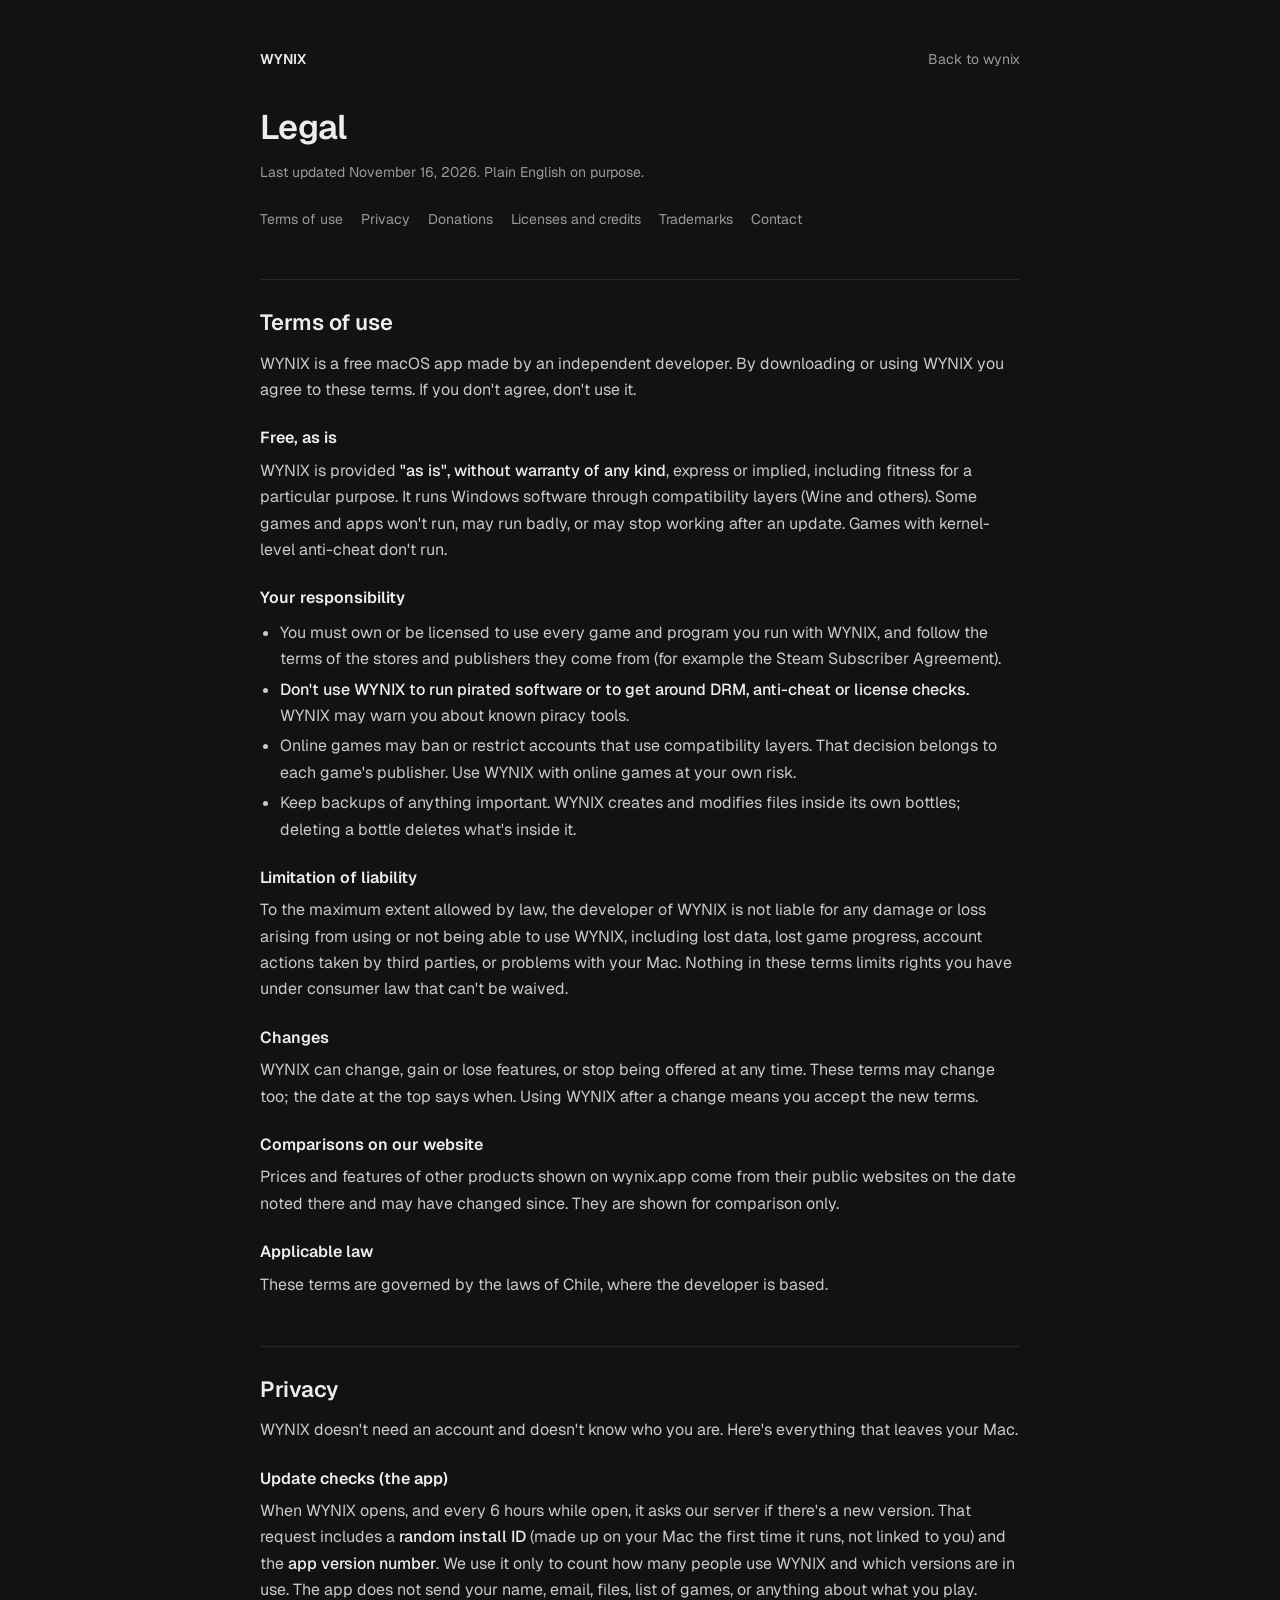
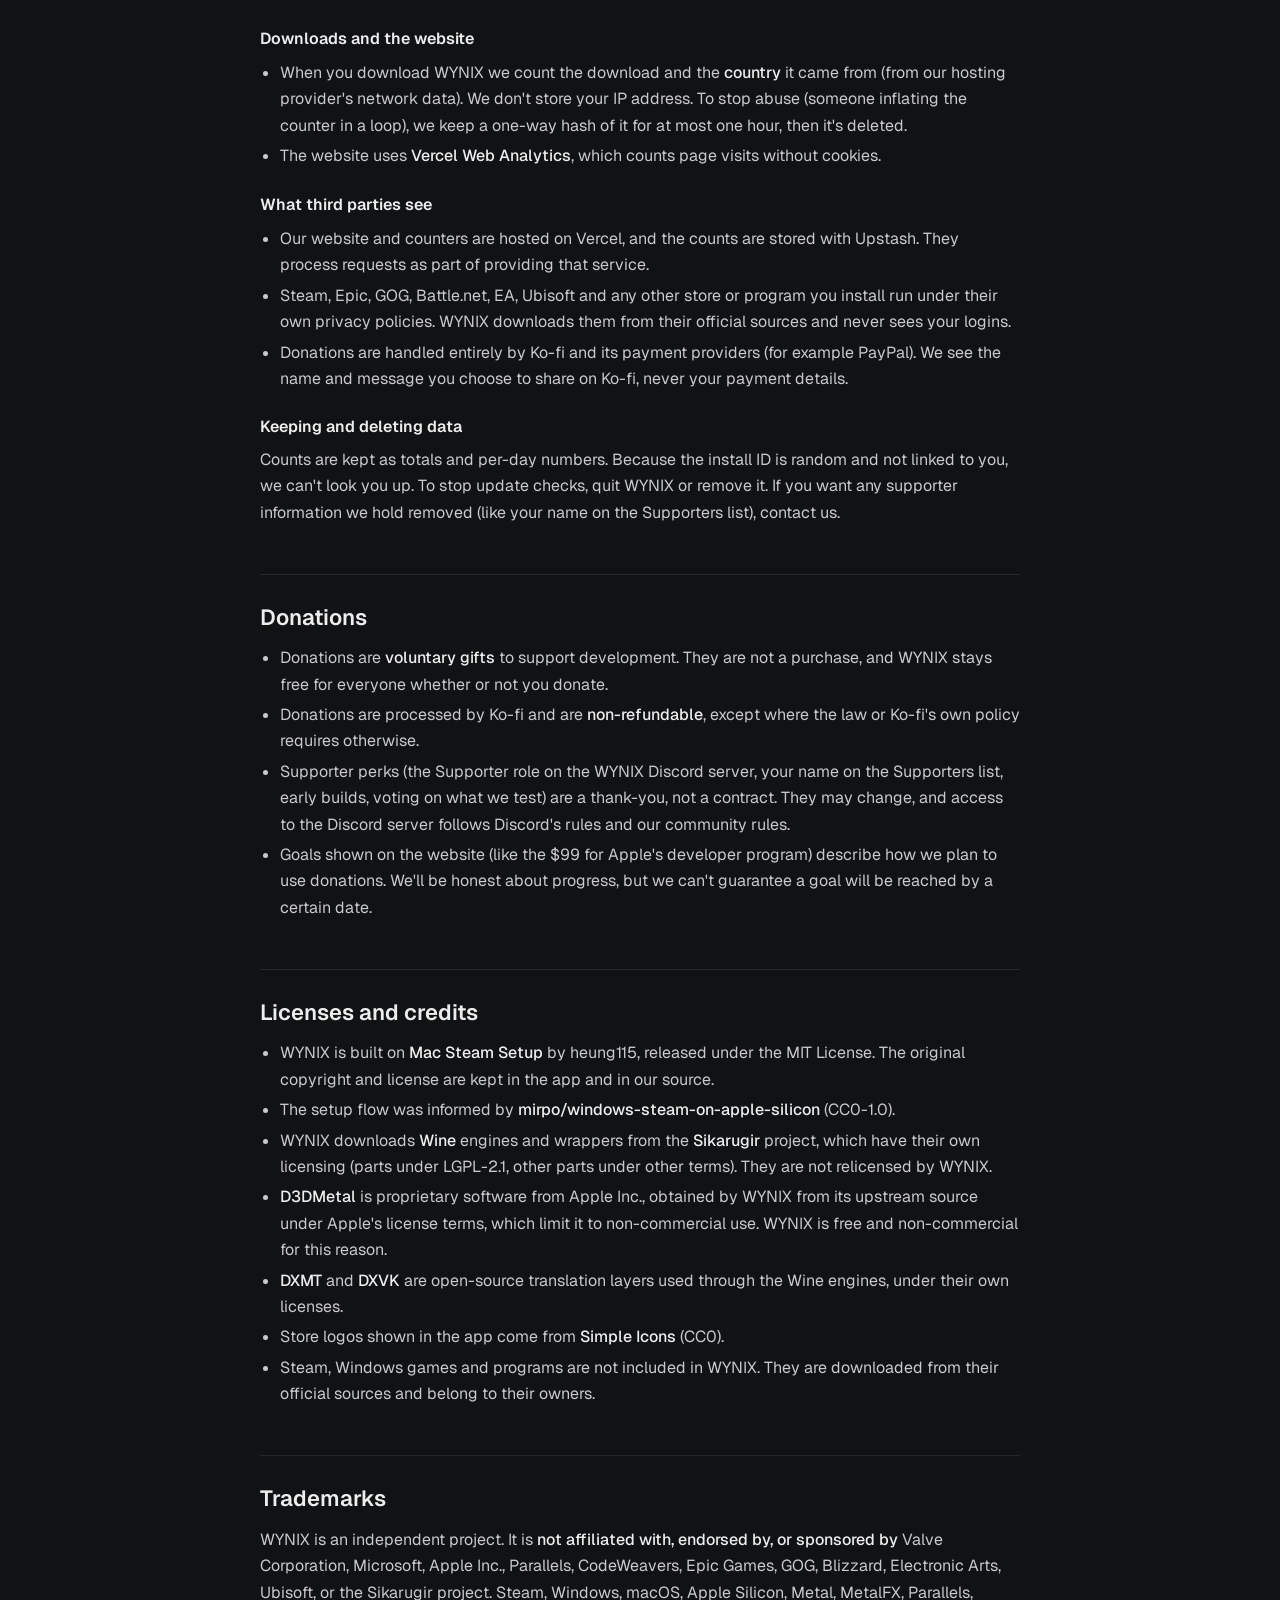
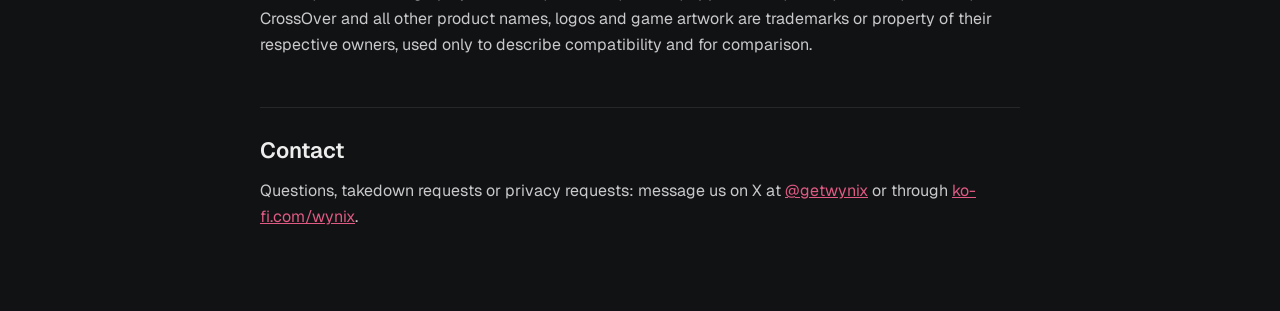
<file: site/legal.html>
<!doctype html>
<html lang="en">
<head>
<meta charset="utf-8">
<meta name="viewport" content="width=device-width, initial-scale=1">
<title>WYNIX - Legal</title>
<meta name="description" content="WYNIX terms of use, privacy policy, donations, licenses and trademarks.">
<link rel="icon" type="image/png" href="/favicon.png">
<link href="https://fonts.googleapis.com/css2?family=Geist:wght@400;500;600&display=swap" rel="stylesheet">
<style>
:root{--bg:#111214;--ink:#ededed;--gray:#9a9a9a;--line:#26272b;--acc:#E05A83}
*{box-sizing:border-box;margin:0}
body{background:var(--bg);color:var(--ink);font:16px/1.65 Geist,system-ui,sans-serif;padding:48px 16px 80px}
.wrap{max-width:760px;margin:0 auto}
a{color:var(--acc)}
.top{display:flex;justify-content:space-between;align-items:baseline;gap:12px;flex-wrap:wrap}
.top a{color:var(--gray);text-decoration:none;font-size:14px}
h1{font-size:34px;font-weight:600;letter-spacing:-.02em;margin-top:28px}
.upd{color:var(--gray);font-size:14px;margin-top:6px}
nav.toc{display:flex;flex-wrap:wrap;gap:8px 18px;margin:24px 0 8px;font-size:14px}
nav.toc a{color:var(--gray);text-decoration:none}nav.toc a:hover{color:var(--ink)}
h2{font-size:22px;font-weight:600;margin:48px 0 10px;padding-top:24px;border-top:1px solid var(--line)}
h3{font-size:16px;font-weight:600;margin:22px 0 6px}
p,li{color:#c9c9cc}p+p{margin-top:10px}
ul{padding-left:20px;margin-top:8px}li{margin:4px 0}
b{color:var(--ink);font-weight:500}
.brand{font-weight:600}
</style>
</head>
<body><div class="wrap">
<div class="top"><a class="brand" href="/" style="color:var(--ink)">WYNIX</a><a href="/">Back to wynix</a></div>
<h1>Legal</h1>
<p class="upd">Last updated November 16, 2026. Plain English on purpose.</p>
<nav class="toc"><a href="#terms">Terms of use</a><a href="#privacy">Privacy</a><a href="#donations">Donations</a><a href="#licenses">Licenses and credits</a><a href="#trademarks">Trademarks</a><a href="#contact">Contact</a></nav>

<h2 id="terms">Terms of use</h2>
<p>WYNIX is a free macOS app made by an independent developer. By downloading or using WYNIX you agree to these terms. If you don't agree, don't use it.</p>
<h3>Free, as is</h3>
<p>WYNIX is provided <b>"as is", without warranty of any kind</b>, express or implied, including fitness for a particular purpose. It runs Windows software through compatibility layers (Wine and others). Some games and apps won't run, may run badly, or may stop working after an update. Games with kernel-level anti-cheat don't run.</p>
<h3>Your responsibility</h3>
<ul>
<li>You must own or be licensed to use every game and program you run with WYNIX, and follow the terms of the stores and publishers they come from (for example the Steam Subscriber Agreement).</li>
<li><b>Don't use WYNIX to run pirated software or to get around DRM, anti-cheat or license checks.</b> WYNIX may warn you about known piracy tools.</li>
<li>Online games may ban or restrict accounts that use compatibility layers. That decision belongs to each game's publisher. Use WYNIX with online games at your own risk.</li>
<li>Keep backups of anything important. WYNIX creates and modifies files inside its own bottles; deleting a bottle deletes what's inside it.</li>
</ul>
<h3>Limitation of liability</h3>
<p>To the maximum extent allowed by law, the developer of WYNIX is not liable for any damage or loss arising from using or not being able to use WYNIX, including lost data, lost game progress, account actions taken by third parties, or problems with your Mac. Nothing in these terms limits rights you have under consumer law that can't be waived.</p>
<h3>Changes</h3>
<p>WYNIX can change, gain or lose features, or stop being offered at any time. These terms may change too; the date at the top says when. Using WYNIX after a change means you accept the new terms.</p>
<h3>Comparisons on our website</h3>
<p>Prices and features of other products shown on wynix.app come from their public websites on the date noted there and may have changed since. They are shown for comparison only.</p>
<h3>Applicable law</h3>
<p>These terms are governed by the laws of Chile, where the developer is based.</p>

<h2 id="privacy">Privacy</h2>
<p>WYNIX doesn't need an account and doesn't know who you are. Here's everything that leaves your Mac.</p>
<h3>Update checks (the app)</h3>
<p>When WYNIX opens, and every 6 hours while open, it asks our server if there's a new version. That request includes a <b>random install ID</b> (made up on your Mac the first time it runs, not linked to you) and the <b>app version number</b>. We use it only to count how many people use WYNIX and which versions are in use. The app does not send your name, email, files, list of games, or anything about what you play.</p>
<h3>Downloads and the website</h3>
<ul>
<li>When you download WYNIX we count the download and the <b>country</b> it came from (from our hosting provider's network data). We don't store your IP address. To stop abuse (someone inflating the counter in a loop), we keep a one-way hash of it for at most one hour, then it's deleted.</li>
<li>The website uses <b>Vercel Web Analytics</b>, which counts page visits without cookies.</li>
</ul>
<h3>What third parties see</h3>
<ul>
<li>Our website and counters are hosted on Vercel, and the counts are stored with Upstash. They process requests as part of providing that service.</li>
<li>Steam, Epic, GOG, Battle.net, EA, Ubisoft and any other store or program you install run under their own privacy policies. WYNIX downloads them from their official sources and never sees your logins.</li>
<li>Donations are handled entirely by Ko-fi and its payment providers (for example PayPal). We see the name and message you choose to share on Ko-fi, never your payment details.</li>
</ul>
<h3>Keeping and deleting data</h3>
<p>Counts are kept as totals and per-day numbers. Because the install ID is random and not linked to you, we can't look you up. To stop update checks, quit WYNIX or remove it. If you want any supporter information we hold removed (like your name on the Supporters list), contact us.</p>

<h2 id="donations">Donations</h2>
<ul>
<li>Donations are <b>voluntary gifts</b> to support development. They are not a purchase, and WYNIX stays free for everyone whether or not you donate.</li>
<li>Donations are processed by Ko-fi and are <b>non-refundable</b>, except where the law or Ko-fi's own policy requires otherwise.</li>
<li>Supporter perks (the Supporter role on the WYNIX Discord server, your name on the Supporters list, early builds, voting on what we test) are a thank-you, not a contract. They may change, and access to the Discord server follows Discord's rules and our community rules.</li>
<li>Goals shown on the website (like the $99 for Apple's developer program) describe how we plan to use donations. We'll be honest about progress, but we can't guarantee a goal will be reached by a certain date.</li>
</ul>

<h2 id="licenses">Licenses and credits</h2>
<ul>
<li>WYNIX is built on <b>Mac Steam Setup</b> by heung115, released under the MIT License. The original copyright and license are kept in the app and in our source.</li>
<li>The setup flow was informed by <b>mirpo/windows-steam-on-apple-silicon</b> (CC0-1.0).</li>
<li>WYNIX downloads <b>Wine</b> engines and wrappers from the <b>Sikarugir</b> project, which have their own licensing (parts under LGPL-2.1, other parts under other terms). They are not relicensed by WYNIX.</li>
<li><b>D3DMetal</b> is proprietary software from Apple Inc., obtained by WYNIX from its upstream source under Apple's license terms, which limit it to non-commercial use. WYNIX is free and non-commercial for this reason.</li>
<li><b>DXMT</b> and <b>DXVK</b> are open-source translation layers used through the Wine engines, under their own licenses.</li>
<li>Store logos shown in the app come from <b>Simple Icons</b> (CC0).</li>
<li>Steam, Windows games and programs are not included in WYNIX. They are downloaded from their official sources and belong to their owners.</li>
</ul>

<h2 id="trademarks">Trademarks</h2>
<p>WYNIX is an independent project. It is <b>not affiliated with, endorsed by, or sponsored by</b> Valve Corporation, Microsoft, Apple Inc., Parallels, CodeWeavers, Epic Games, GOG, Blizzard, Electronic Arts, Ubisoft, or the Sikarugir project. Steam, Windows, macOS, Apple Silicon, Metal, MetalFX, Parallels, CrossOver and all other product names, logos and game artwork are trademarks or property of their respective owners, used only to describe compatibility and for comparison.</p>

<h2 id="contact">Contact</h2>
<p>Questions, takedown requests or privacy requests: message us on X at <a href="https://x.com/getwynix">@getwynix</a> or through <a href="https://ko-fi.com/wynix">ko-fi.com/wynix</a>.</p>
</div></body></html>
</file>
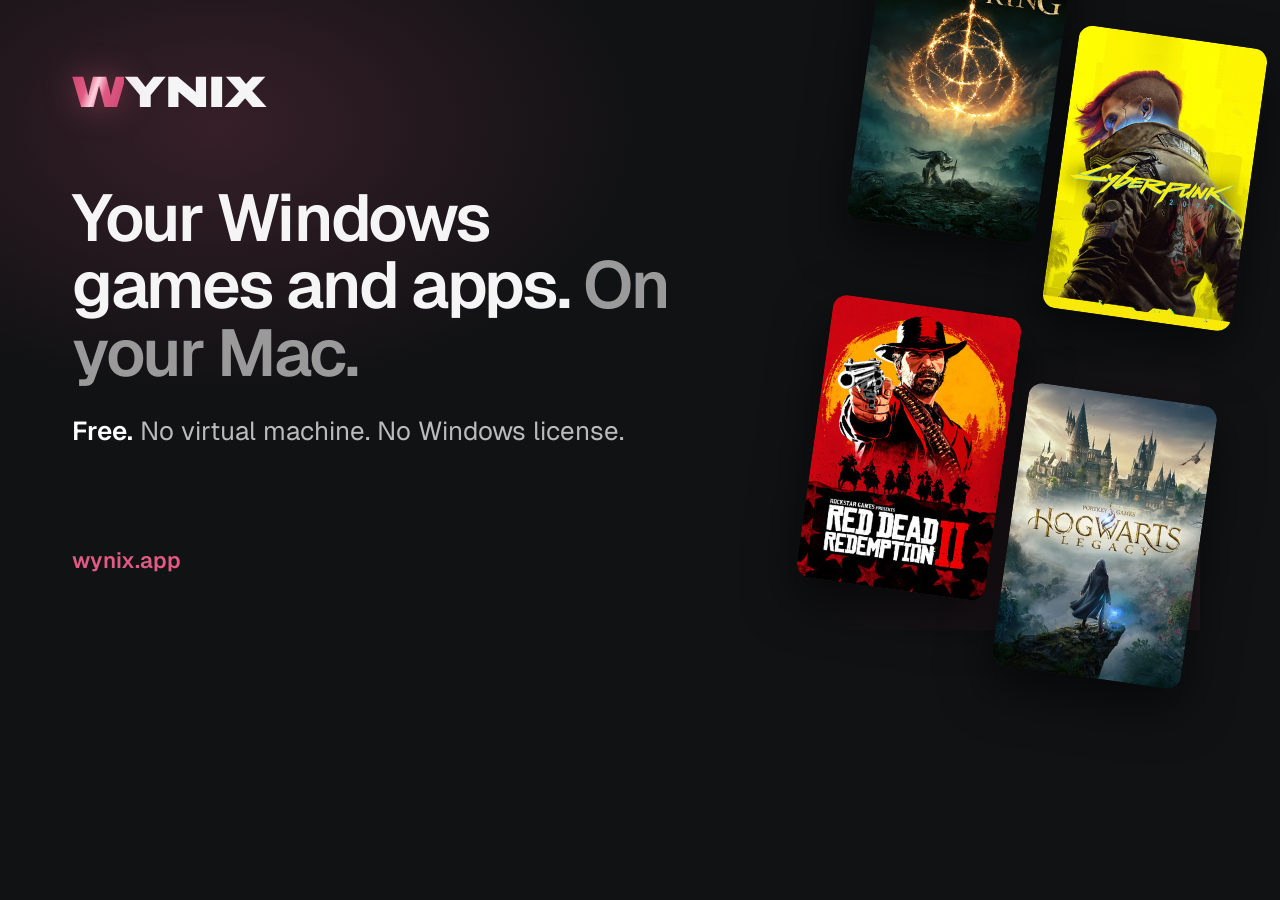
<file: site/og-src/og.html>
<!doctype html><html><head><meta charset="utf-8">
<link href="https://fonts.googleapis.com/css2?family=Geist:wght@500;600&family=Archivo:wdth,wght@125,900&display=block" rel="stylesheet">
<style>
*{margin:0;box-sizing:border-box}
body{width:1200px;height:630px;overflow:hidden;background:#111214;color:#f5f5f5;font-family:Geist,sans-serif;position:relative}
body::before{content:"";position:absolute;inset:0;background:radial-gradient(50% 60% at 18% 20%,rgba(224,90,131,.18),transparent 70%),radial-gradient(40% 50% at 95% 90%,rgba(224,90,131,.10),transparent 70%)}
.l{position:absolute;left:72px;top:70px;width:600px}
.brand{font:900 44px/1 Archivo;font-stretch:125%;letter-spacing:-.03em}
.w{background:linear-gradient(110deg,#c94470,#e05a83 30%,#ffd3e0 45%,#e05a83 60%,#c94470);-webkit-background-clip:text;color:transparent;filter:drop-shadow(0 0 16px rgba(224,90,131,.45))}
h1{margin-top:70px;font-size:66px;font-weight:600;letter-spacing:-.035em;line-height:1.02}
h1 span{color:#9a9a9a}
p{margin-top:28px;font-size:26px;color:#bbb}p b{color:#fff;font-weight:600}
.cov{position:absolute;right:-30px;top:-40px;display:grid;grid-template-columns:repeat(2,190px);gap:16px;transform:rotate(8deg)}
.cov img{width:190px;height:285px;object-fit:cover;border-radius:14px;box-shadow:0 20px 50px rgba(0,0,0,.6)}
.cov img:nth-child(2n){margin-top:60px}
.url{position:absolute;left:72px;bottom:56px;font-size:22px;color:#e05a83;font-weight:600}
</style></head><body>
<div class="cov"><img src="../assets/games/1245620.jpg"><img src="../assets/games/1091500.jpg"><img src="../assets/games/1174180.jpg"><img src="../assets/games/990080.jpg"></div>
<div class="l"><div class="brand"><span class="w">W</span>YNIX</div>
<h1>Your Windows games and apps. <span>On your Mac.</span></h1>
<p><b>Free.</b> No virtual machine. No Windows license.</p></div>
<div class="url">wynix.app</div>
</body></html>
</file>
